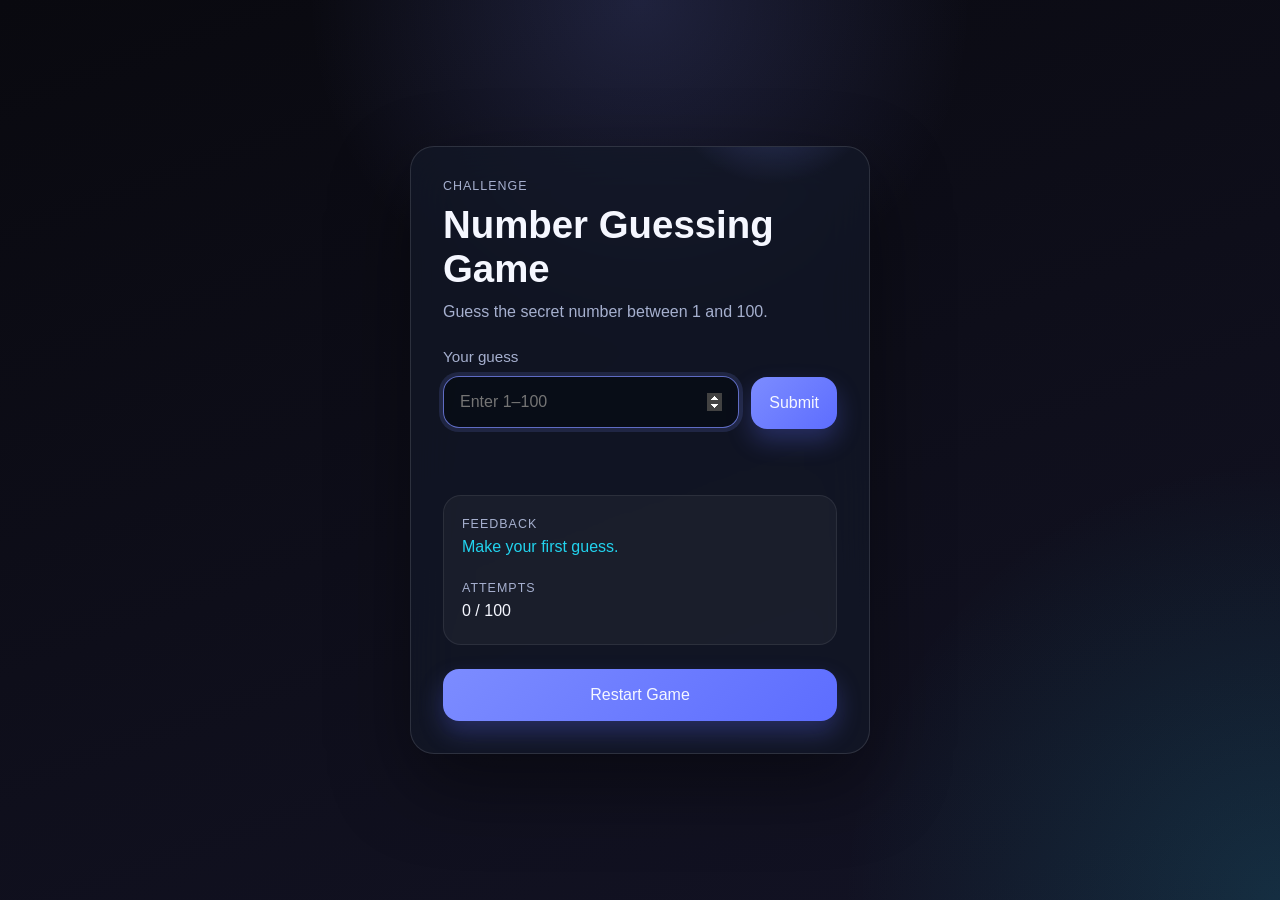
<file: public/guessing-game/index.html>
<!doctype html>
<html lang="en">
  <head>
    <meta charset="UTF-8" />
    <meta name="viewport" content="width=device-width, initial-scale=1.0" />
    <title>Number Guessing Game</title>
    <link rel="stylesheet" href="./style.css" />
  </head>
  <body>
    <main class="game-shell">
      <section class="game-card" aria-labelledby="game-title">
        <div class="game-card__glow" aria-hidden="true"></div>
        <p class="eyebrow">Challenge</p>
        <h1 id="game-title">Number Guessing Game</h1>
        <p class="subtitle">Guess the secret number between 1 and 100.</p>

        <form id="guess-form" class="guess-form" novalidate>
          <label class="field-label" for="guess-input">Your guess</label>
          <div class="input-row">
            <input
              id="guess-input"
              name="guess"
              type="number"
              inputmode="numeric"
              min="1"
              max="100"
              placeholder="Enter 1–100"
              autocomplete="off"
              required
            />
            <button type="submit" id="submit-button">Submit</button>
          </div>
          <p id="error-message" class="message error" role="alert" aria-live="polite"></p>
        </form>

        <div class="status-panel" aria-live="polite">
          <div>
            <span class="status-label">Feedback</span>
            <p id="feedback-message" class="message feedback">Make your first guess.</p>
          </div>
          <div>
            <span class="status-label">Attempts</span>
            <p id="attempt-count" class="attempt-count">0 / 100</p>
          </div>
        </div>

        <button type="button" id="restart-button" class="restart-button">Restart Game</button>
      </section>
    </main>

    <script src="./script.js"></script>
  </body>
</html>
</file>
<file: public/guessing-game/style.css>
:root {
  color-scheme: dark;
  --bg: #09090f;
  --bg-accent: #131325;
  --card: rgba(18, 24, 40, 0.72);
  --card-border: rgba(255, 255, 255, 0.12);
  --text: #f5f7ff;
  --muted: #a6b0cf;
  --primary: #7c8cff;
  --primary-strong: #5d6dff;
  --secondary: #22d3ee;
  --danger: #fb7185;
  --success: #34d399;
  --shadow: 0 30px 80px rgba(0, 0, 0, 0.42);
  --radius: 24px;
}

* {
  box-sizing: border-box;
}

body {
  margin: 0;
  min-height: 100vh;
  font-family: "Segoe UI", Tahoma, Geneva, Verdana, sans-serif;
  background:
    radial-gradient(circle at top, rgba(124, 140, 255, 0.18), transparent 30%),
    radial-gradient(circle at bottom right, rgba(34, 211, 238, 0.14), transparent 28%),
    linear-gradient(160deg, var(--bg), var(--bg-accent));
  color: var(--text);
}

button,
input {
  font: inherit;
}

.game-shell {
  min-height: 100vh;
  display: grid;
  place-items: center;
  padding: 24px;
}

.game-card {
  position: relative;
  width: min(100%, 460px);
  padding: 32px;
  border-radius: var(--radius);
  background: var(--card);
  border: 1px solid var(--card-border);
  backdrop-filter: blur(24px);
  box-shadow: var(--shadow);
  overflow: hidden;
  animation: float-in 500ms ease-out;
}

.game-card__glow {
  position: absolute;
  inset: -30% auto auto 55%;
  width: 220px;
  height: 220px;
  background: radial-gradient(circle, rgba(124, 140, 255, 0.35), transparent 70%);
  pointer-events: none;
}

.eyebrow,
.status-label {
  margin: 0;
  font-size: 0.78rem;
  letter-spacing: 0.08em;
  text-transform: uppercase;
  color: var(--muted);
}

h1 {
  margin: 10px 0 8px;
  font-size: clamp(2rem, 5vw, 2.4rem);
}

.subtitle {
  margin: 0 0 24px;
  color: var(--muted);
  line-height: 1.6;
}

.guess-form {
  display: grid;
  gap: 12px;
}

.field-label {
  font-size: 0.95rem;
  color: var(--muted);
}

.input-row {
  display: grid;
  grid-template-columns: 1fr auto;
  gap: 12px;
}

#guess-input {
  width: 100%;
  min-height: 52px;
  border: 1px solid rgba(255, 255, 255, 0.1);
  border-radius: 16px;
  background: rgba(7, 10, 19, 0.7);
  color: var(--text);
  padding: 0 16px;
  outline: none;
  transition: border-color 180ms ease, transform 180ms ease, box-shadow 180ms ease;
}

#guess-input:focus {
  border-color: rgba(124, 140, 255, 0.75);
  box-shadow: 0 0 0 4px rgba(124, 140, 255, 0.15);
  transform: translateY(-1px);
}

button {
  min-height: 52px;
  border: 0;
  border-radius: 16px;
  padding: 0 18px;
  cursor: pointer;
  color: var(--text);
  transition: transform 180ms ease, box-shadow 180ms ease, background 180ms ease, opacity 180ms ease;
}

#submit-button,
.restart-button {
  background: linear-gradient(135deg, var(--primary), var(--primary-strong));
  box-shadow: 0 12px 24px rgba(93, 109, 255, 0.28);
}

#submit-button:hover,
.restart-button:hover {
  transform: translateY(-2px);
  box-shadow: 0 16px 28px rgba(93, 109, 255, 0.32);
}

#submit-button:active,
.restart-button:active {
  transform: translateY(0);
}

#submit-button:disabled,
.restart-button:disabled,
#guess-input:disabled {
  opacity: 0.6;
  cursor: not-allowed;
}

.status-panel {
  display: grid;
  gap: 16px;
  margin: 24px 0;
  padding: 18px;
  border-radius: 18px;
  background: rgba(255, 255, 255, 0.04);
  border: 1px solid rgba(255, 255, 255, 0.08);
}

.message,
.attempt-count {
  margin: 6px 0 0;
  min-height: 24px;
  font-size: 1rem;
}

.feedback {
  color: var(--secondary);
}

.feedback.correct {
  color: var(--success);
}

.feedback.limit,
.error {
  color: var(--danger);
}

.restart-button {
  width: 100%;
}

@keyframes float-in {
  from {
    opacity: 0;
    transform: translateY(14px) scale(0.98);
  }
  to {
    opacity: 1;
    transform: translateY(0) scale(1);
  }
}

@media (max-width: 520px) {
  .game-card {
    padding: 24px;
  }

  .input-row {
    grid-template-columns: 1fr;
  }
}

@media (prefers-reduced-motion: reduce) {
  *,
  *::before,
  *::after {
    animation: none !important;
    transition-duration: 0ms !important;
    scroll-behavior: auto !important;
  }
}
</file>
